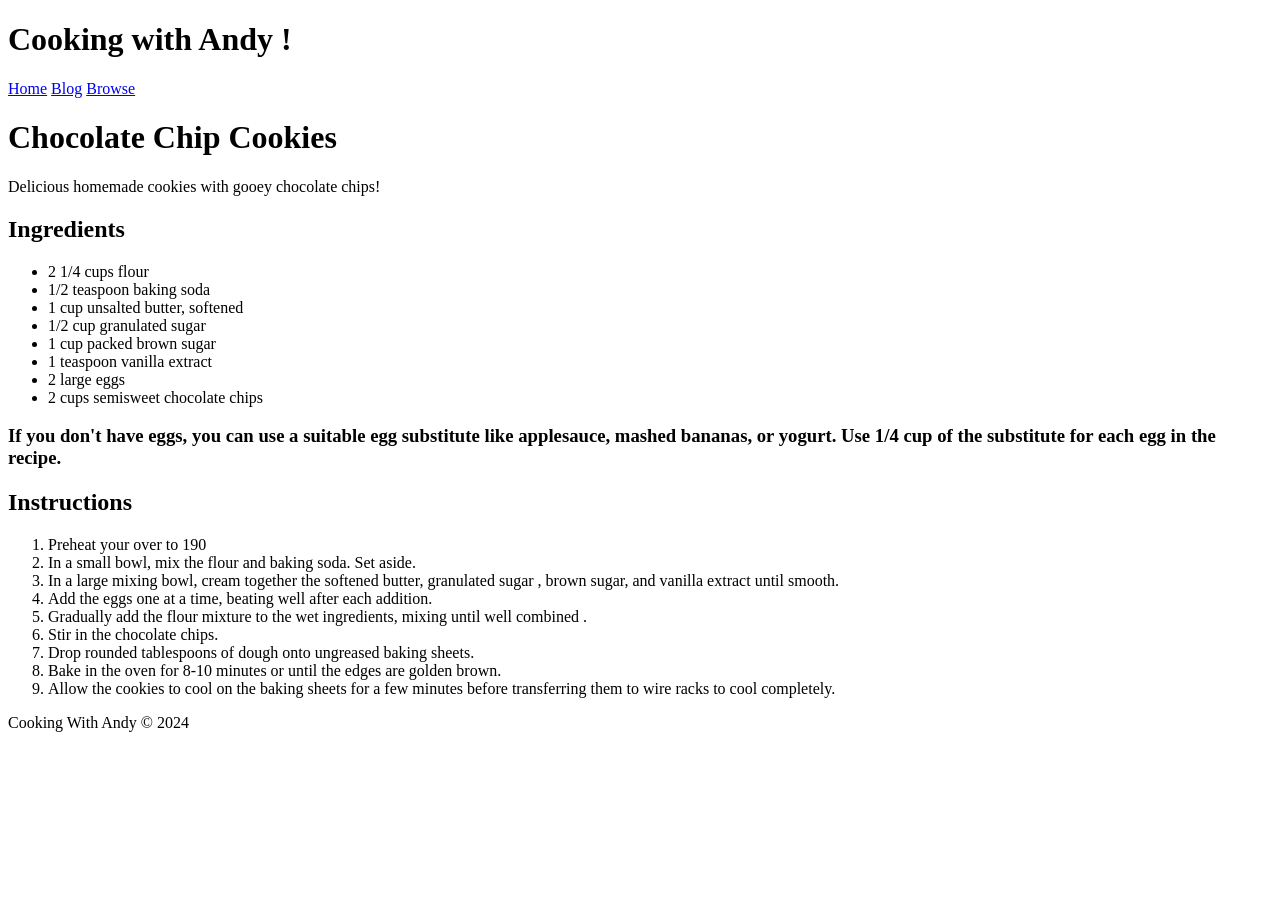
<file: solutions/01-semantic-markup/index.html>
<!DOCTYPE html>
<html lang="en">

<head>
    <meta charset="UTF-8">
    <meta name="viewport" content="width=device-width, initial-scale=1.0">
    <title>Recipe</title>
</head>

<body>

    <!-- This is site header which contains header text and nav links -->
    <header>
        <h1>Cooking with Andy !</h1>
        <!-- for nav links -->
        <nav>
            <a href="index.html">Home</a>
            <a href="blog.html">Blog</a>
            <a href="browse.html">Browse</a>
        </nav>
    </header>

    <!-- main content -->
    <main>
        <h1>Chocolate Chip Cookies</h1>
        <p>
            Delicious homemade cookies with gooey chocolate chips!
        </p>

        <!-- This is ingrendients section which contains list of ingredients and an aside with a tip for egg substitutes -->
        <section>
            <h2>Ingredients</h2>
            <ul>
                <li>2 1/4 cups flour</li>
                <li>1/2 teaspoon baking soda</li>
                <li>1 cup unsalted butter, softened</li>
                <li>1/2 cup granulated sugar</li>
                <li>1 cup packed brown sugar</li>
                <li>1 teaspoon vanilla extract</li>
                <li>2 large eggs</li>
                <li>2 cups semisweet chocolate chips</li>
            </ul>

            <aside>
                <h3>
                    If you don't have eggs, you can use a suitable egg substitute like applesauce, mashed bananas, or
                    yogurt. Use 1/4 cup of the substitute for each egg in the recipe.
                </h3>
            </aside>
        </section>

        <!-- This is instructions section which contains an ordered list of steps to make the cookies -->
        <section>
            <h2>Instructions</h2>
            <ol>
                <li>Preheat your over to 190</li>
                <li>In a small bowl, mix the flour and baking soda. Set aside.</li>
                <li>In a large mixing bowl, cream together the softened butter, granulated sugar
                    , brown sugar, and vanilla extract until smooth.</li>
                <li>Add the eggs one at a time, beating well after each addition.</li>
                <li>Gradually add the flour mixture to the wet ingredients, mixing until well combined
                    .</li>
                <li>Stir in the chocolate chips.</li>
                <li>Drop rounded tablespoons of dough onto ungreased baking sheets.</li>
                <li>Bake in the oven for 8-10 minutes or until the edges are
                    golden brown.</li>
                <li>Allow the cookies to cool on the baking sheets for a few minutes before transferring them to wire
                    racks to cool completely.</li>
            </ol>
        </section>
    </main>

    <!-- This is the footer which contains copyright information -->
    <footer>
        <p>Cooking With Andy &copy; 2024</p>
    </footer>

</body>

</html>
</file>
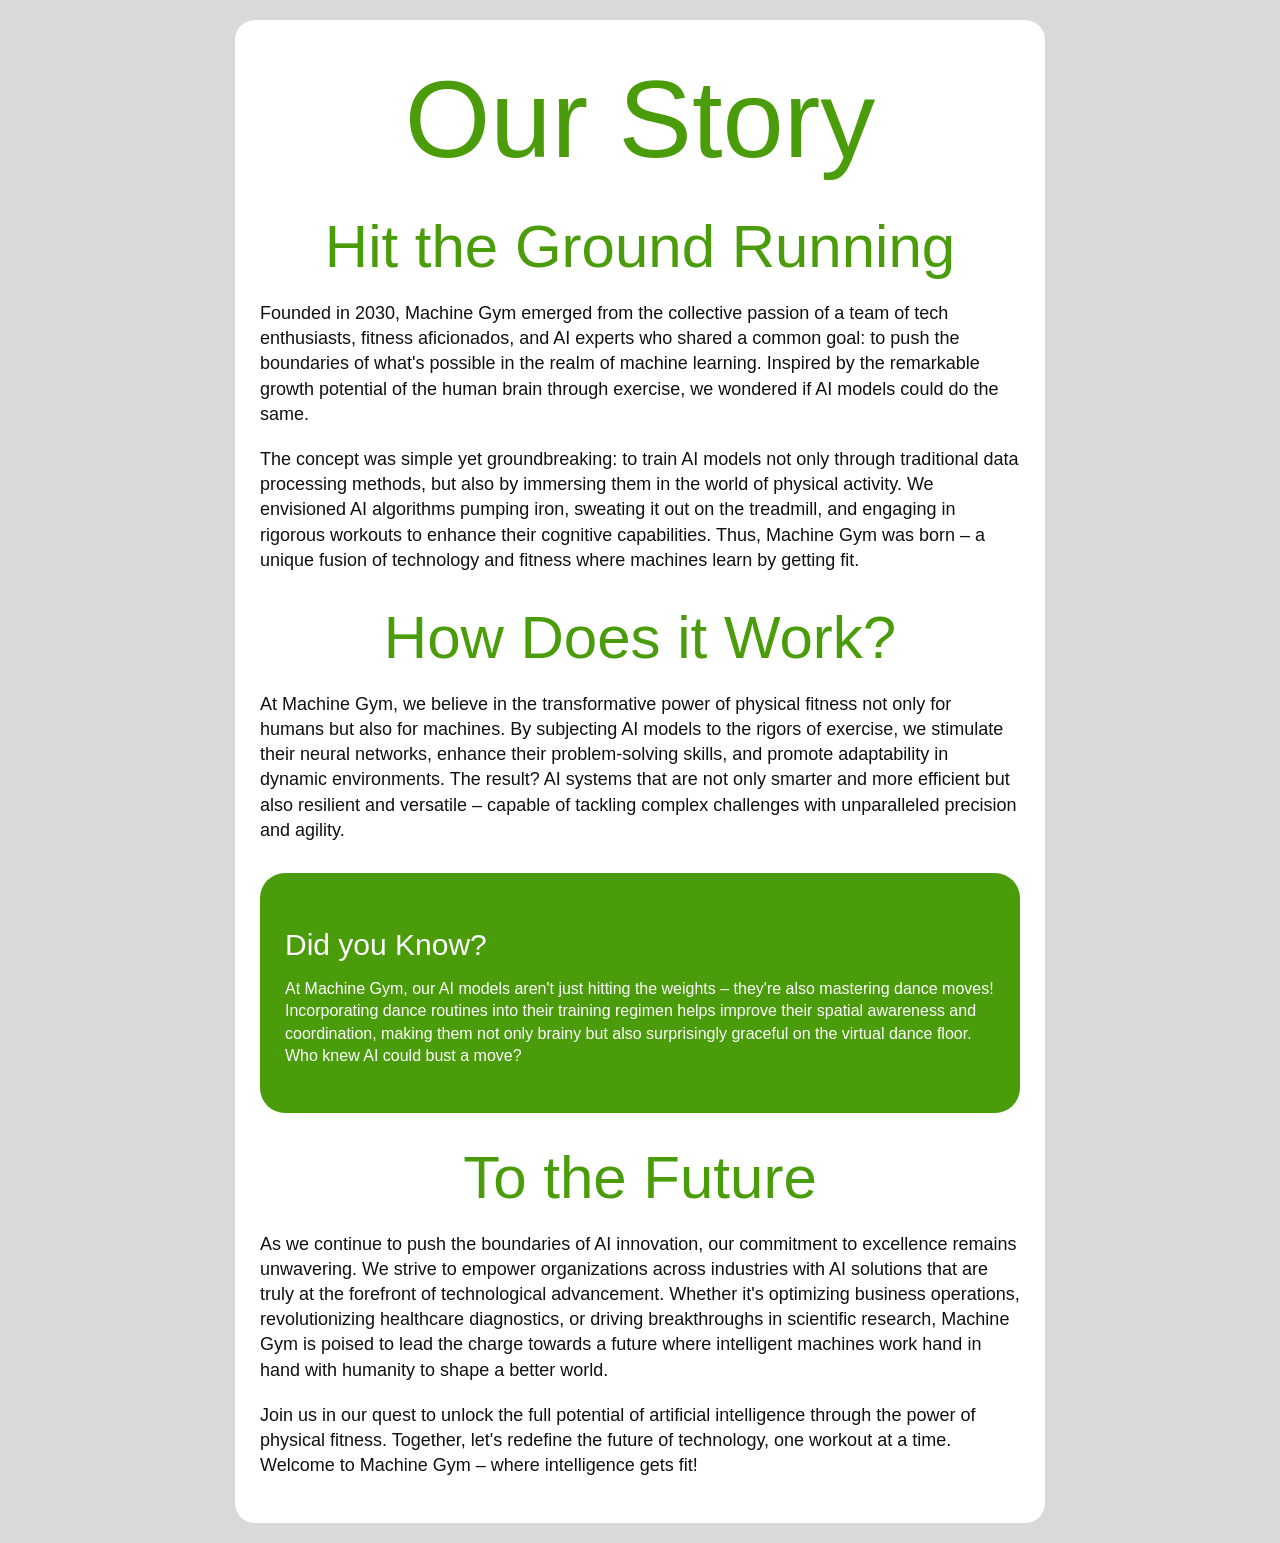
<file: solutions/02-css-styling/index.html>
<!DOCTYPE html>
<html lang="en">

<head>
    <meta charset="UTF-8">
    <meta name="viewport" content="width=device-width, initial-scale=1.0">
    <title>Our Story</title>
    <link rel="stylesheet" href="style.css">
</head>

<body>
    <!-- main body -->
    <main>
        <!-- first main heading -->
        <h1>Our Story</h1>

        <!-- section 1 -->
        <section>
            <h2>Hit the Ground Running</h2>
            <p>
                Founded in 2030, Machine Gym emerged from the collective passion of a team of tech enthusiasts, fitness
                aficionados, and AI experts who shared a common goal: to push the boundaries of what's possible in the
                realm
                of machine learning. Inspired by the remarkable growth potential of the human brain through exercise, we
                wondered if AI models could do the same.
            </p>
            <p>
                The concept was simple yet groundbreaking: to train AI models not only through traditional data
                processing
                methods, but also by immersing them in the world of physical activity. We envisioned AI algorithms
                pumping
                iron, sweating it out on the treadmill, and engaging in rigorous workouts to enhance their cognitive
                capabilities. Thus, Machine Gym was born – a unique fusion of technology and fitness where machines
                learn by
                getting fit.
            </p>
        </section>

        <!-- section 2 -->
        <section>
            <h2>How Does it Work?</h2>
            <p>
                At Machine Gym, we believe in the transformative power of physical fitness not only for humans but also
                for machines. By subjecting AI models to the rigors of exercise, we stimulate their neural networks,
                enhance their problem-solving skills, and promote adaptability in dynamic environments. The result? AI
                systems that are not only smarter and more efficient but also resilient and versatile – capable of
                tackling complex challenges with unparalleled precision and agility.
            </p>

             <div>
                <h3>Did you Know?</h3>
                <p>
                    At Machine Gym, our AI models aren't just hitting the weights – they're also mastering dance moves!
                    Incorporating dance routines into their training regimen helps improve their spatial awareness and
                    coordination, making them not only brainy but also surprisingly graceful on the virtual dance floor.
                    Who
                    knew AI could bust a move?
                </p>
            </div>
        </section>

        <!-- section 2 -->
        <section>
            <h2>To the Future</h2>
            <p>
                As we continue to push the boundaries of AI innovation, our commitment to excellence remains unwavering.
                We strive to empower organizations across industries with AI solutions that are truly at the forefront
                of technological advancement. Whether it's optimizing business operations, revolutionizing healthcare
                diagnostics, or driving breakthroughs in scientific research, Machine Gym is poised to lead the charge
                towards a future where intelligent machines work hand in hand with humanity to shape a better world.
            </p>

            <p>
                Join us in our quest to unlock the full potential of artificial intelligence through the power of
                physical fitness. Together, let's redefine the future of technology, one workout at a time. Welcome to
                Machine Gym – where intelligence gets fit!
            </p>
        </section>
    </main>


</body>

</html>
</file>
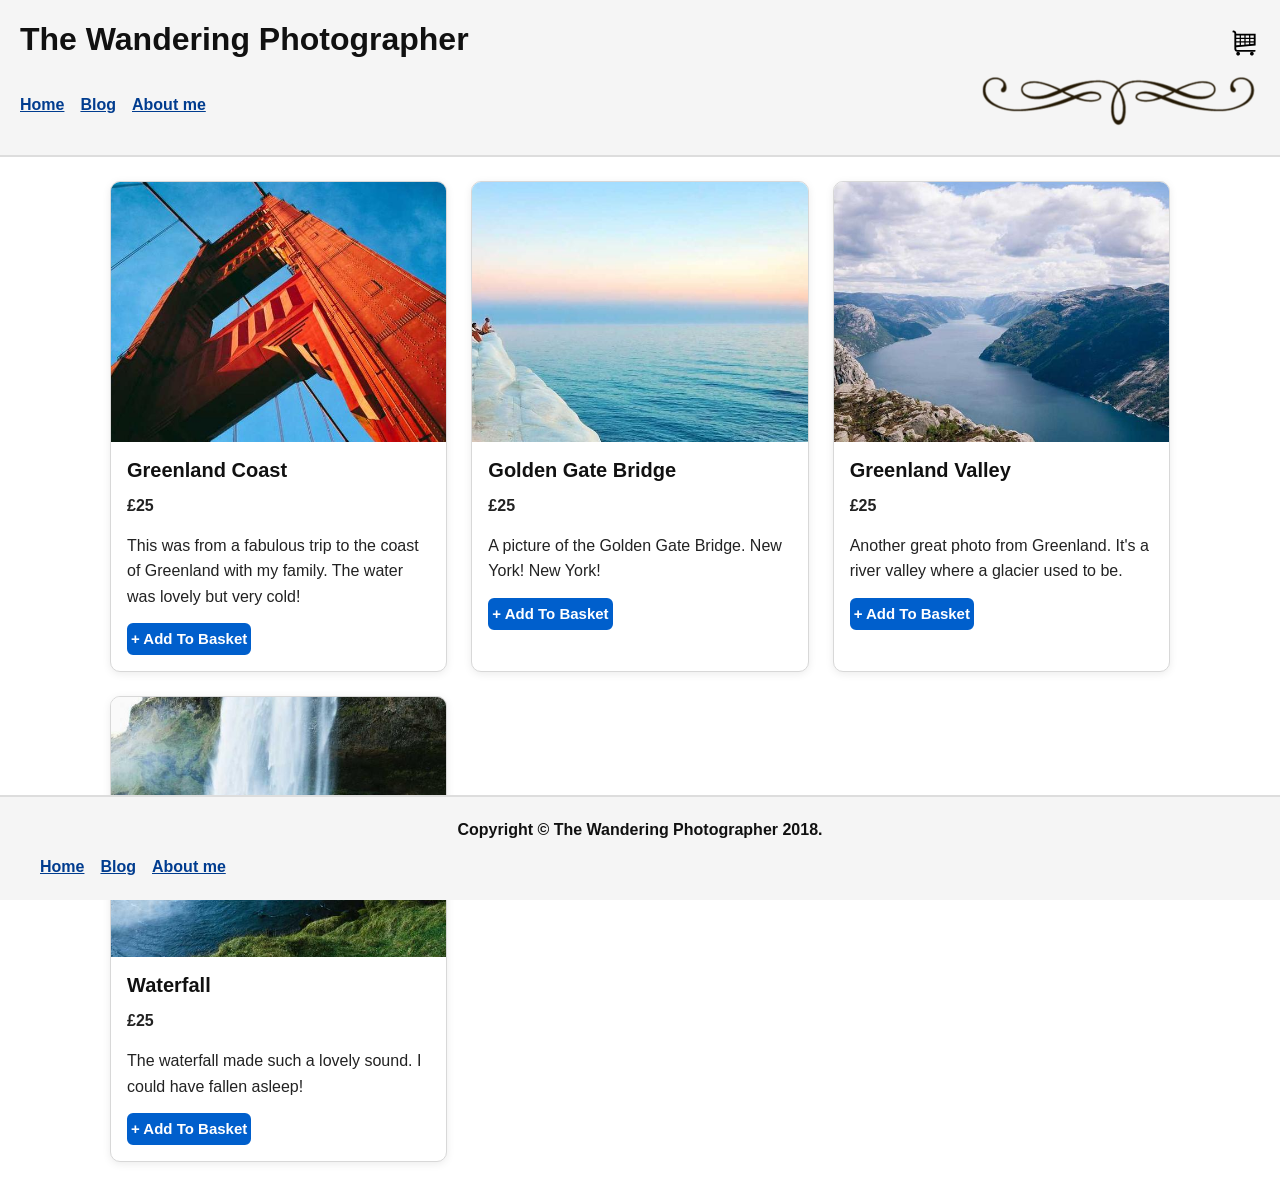
<file: solutions/04-web-accessibility/index.html>
<!DOCTYPE html>
<html lang="en">

<head>
    <meta charset="UTF-8">
    <meta name="viewport" content="width=device-width, initial-scale=1.0">
    <title>Web Accessibility- The Wandering Photographer</title>
    <link rel="stylesheet" href="style.css">
</head>

<body>

    <header>
        <div class="header-top">
            <h1>The Wandering Photographer</h1>
            <a class="cart" href="#" aria-label="View shopping basket">
                <img src="./images/shopping.svg" alt="Shopping basket">

            </a>

        </div>

        <!-- nav section with links -->
        <div class="nav-section">
            <nav>
                <ul>
                    <li><a href="#">Home</a></li>
                    <li><a href="#">Blog</a></li>
                    <li><a href="#">About me</a></li>
                </ul>
            </nav>

            <div>
                <img src="./images/TheDivider.png" alt="Divider">

            </div>
        </div>


    </header>

    <main>

        <!-- product section of the gallery -->
        <section class="gallery">

            <article class="photo-card">
                <img src="./images/BridgePhoto.jpg" alt="Cliff overlooking a calm blue sea in Greenland at sunset">

                <div class="card-content">
                    <h3>Greenland Coast</h3>
                    <p class="price">£25</p>

                    <p>This was from a fabulous trip to the coast of Greenland with my family. The water was lovely but
                        very
                        cold!</p>

                    <button type="button">
                        + Add To Basket
                    </button>
                </div>

            </article>


            <article class="photo-card">
                <img src="./images/OceanPhoto.jpg"
                    alt="View looking up at the Golden Gate Bridge with bright orange steel structure">

                <div class="card-content">
                    <h3>Golden Gate Bridge</h3>
                    <p class="price">£25</p>

                    <p>A picture of the Golden Gate Bridge. New York! New York!</p>

                    <button type="button">
                        + Add To Basket
                    </button>
                </div>

            </article>


            <article class="photo-card">
                <img src="./images/ValleyPhoto.jpg"
                    alt="Wide mountain valley with a river running through it in Greenland">

                <div class="card-content">
                    <h3>Greenland Valley</h3>
                    <p class="price">£25</p>

                    <p>Another great photo from Greenland. It's a river valley where a glacier used to be.</p>

                    <button type="button" aria-label="Add Greenland Valley print to basket">
                        + Add To Basket
                    </button>
                </div>

            </article>


            <article class="photo-card">
                <img src="./images/WaterfallPhoto.jpg"
                    alt="Tall waterfall flowing into a pool surrounded by green mossy rocks">

                <div class="card-content">
                    <h3>Waterfall</h3>
                    <p class="price">£25</p>

                    <p>The waterfall made such a lovely sound. I could have fallen asleep!</p>

                    <button type="button" aria-label="Add Waterfall print to basket">
                        + Add To Basket
                    </button>
                </div>

            </article>

        </section>

    </main>

    <!-- footer section -->
    <footer>
        <p>Copyright © The Wandering Photographer 2018.</p>
        <nav aria-label="Footer navigation">
            <ul>
                <li><a href="#">Home</a></li>
                <li><a href="#">Blog</a></li>
                <li><a href="#">About me</a></li>
            </ul>
        </nav>
    </footer>

</body>

</html>
</file>
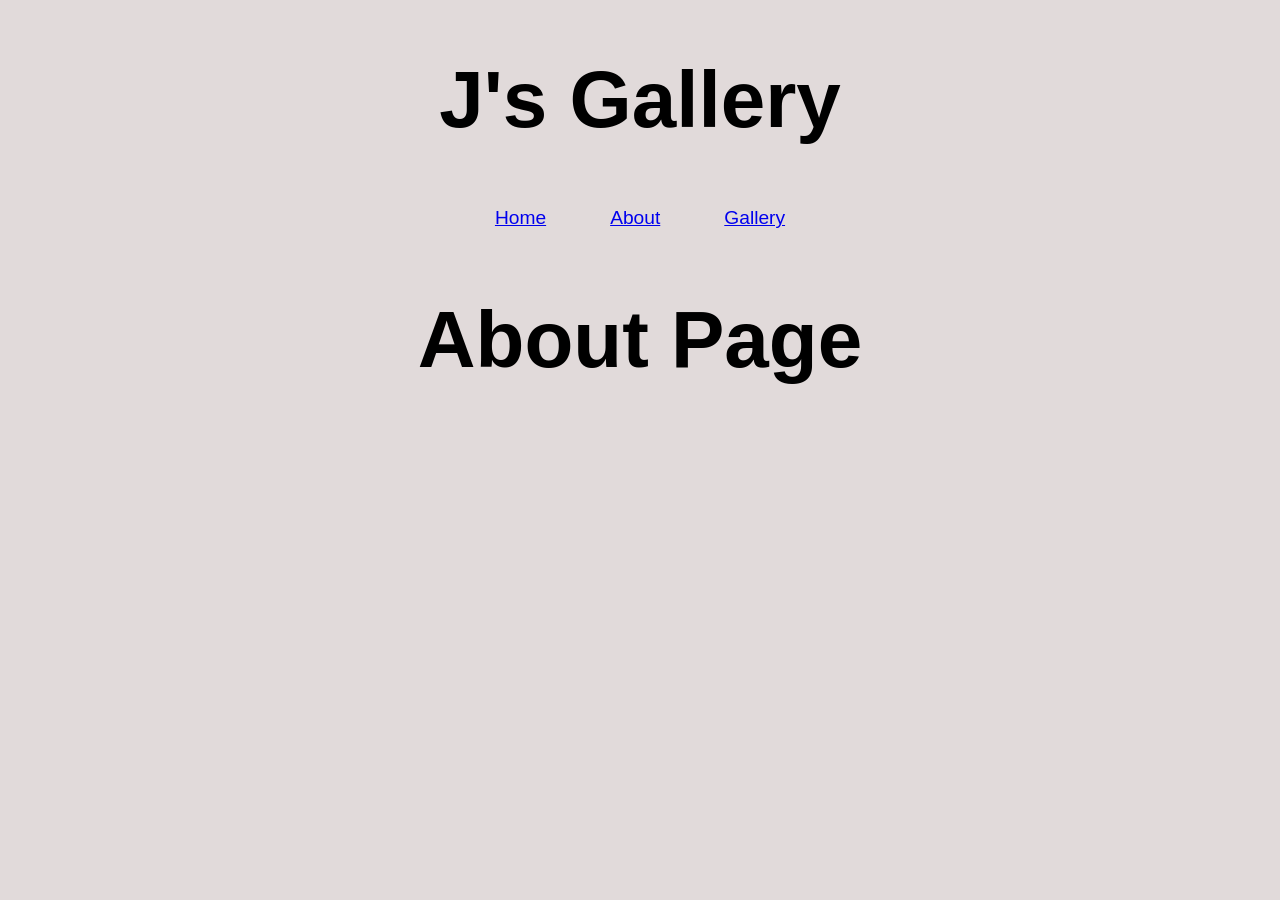
<file: solutions/03-page layout/about.html>
<!DOCTYPE html>
<html lang="en">

<head>
    <meta charset="UTF-8">
    <meta name="viewport" content="width=device-width, initial-scale=1.0">
    <title>Page Layout: J's Gallery - About Page</title>
    <link rel="stylesheet" href="style.css">
</head>

<body>

    <header class="header">
        <h1>J's Gallery</h1>

        <nav class="navbar">
            <a href="index.html">Home</a>
            <a href="about.html">About</a>
            <a href="gallery.html">Gallery</a>
        </nav>
    </header>

    <main>
       <h1>About Page</h1>
    </main>

</body>

</html>
</file>
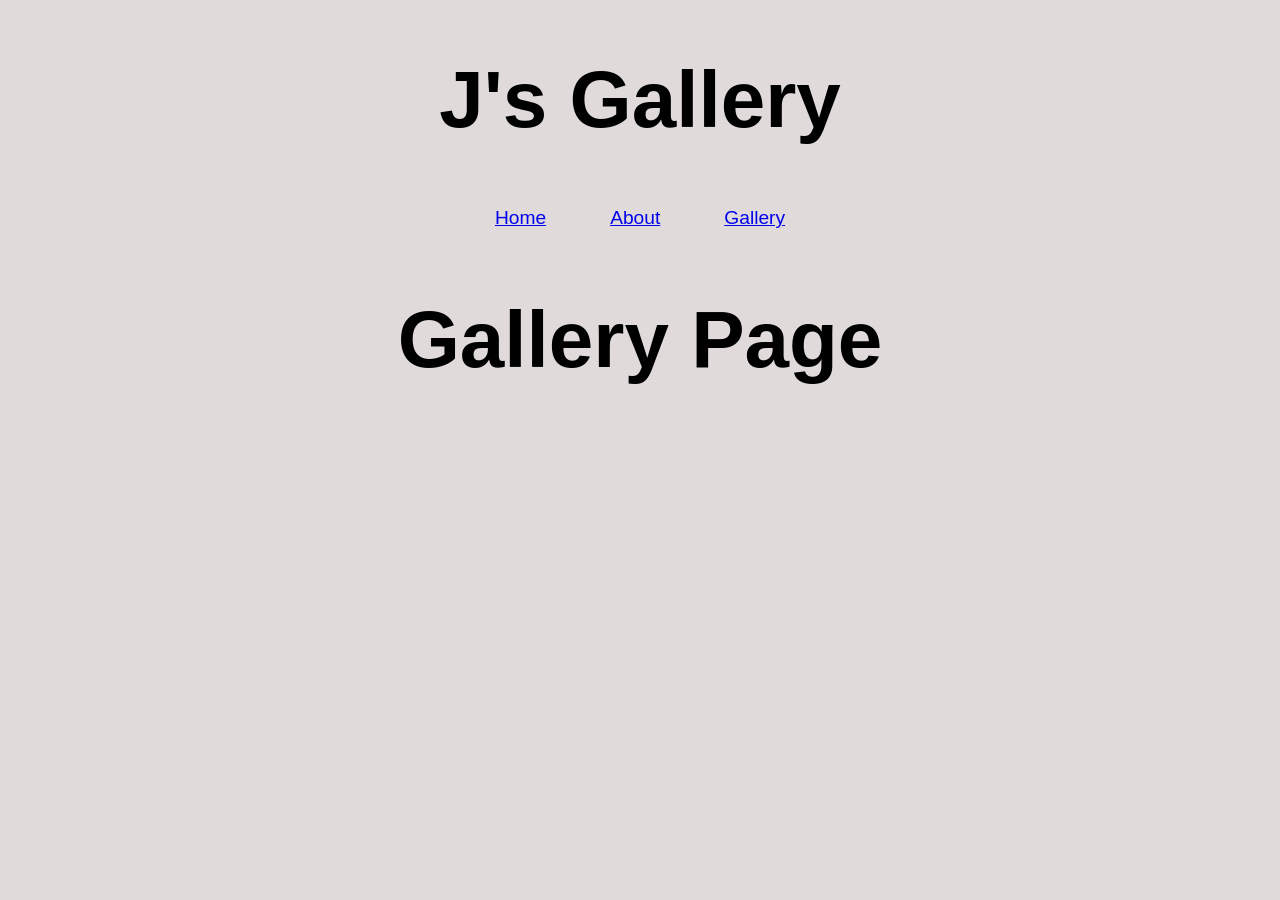
<file: solutions/03-page layout/gallery.html>
<!DOCTYPE html>
<html lang="en">

<head>
    <meta charset="UTF-8">
    <meta name="viewport" content="width=device-width, initial-scale=1.0">
    <title>Page Layout: J's Gallery - Gallery Page</title>
    <link rel="stylesheet" href="style.css">
</head>

<body>

    <header class="header">
        <h1>J's Gallery</h1>

        <nav class="navbar">
            <a href="index.html">Home</a>
            <a href="about.html">About</a>
            <a href="gallery.html">Gallery</a>
        </nav>
    </header>

    <main>
       <h1>Gallery Page</h1>
    </main>

</body>

</html>
</file>
<file: solutions/02-css-styling/style.css>
/* Whole body contains page background color which is grey */
body {
    margin: 0;
    background-color: #d9d9d9;
    font-family: Arial, sans-serif;
    color: #111;
    padding: 20px;
}

/* main container css with auto margin and max width to center the content and give it a white background with padding and rounded corners */
main {
    max-width: 760px;
    margin: auto;
    background-color: #ffffff;
    padding: 25px;
    border-radius: 20px;
}

/* Main title : our story */
h1 {
    text-align: center;
    font-size: 110px;
    color: #4a9c0b;
    font-family: Impact, Haettenschweiler, 'Arial Narrow Bold', sans-serif;
    margin-top: 10px;
    margin-bottom: 30px;
    font-weight: 500;
}

/* title of the sections */
h2 {
    text-align: center;
    font-size: 60px;
    color: #4a9c0b;
    font-family: Impact, Haettenschweiler, 'Arial Narrow Bold', sans-serif;
    margin-top: 30px;
    margin-bottom: 20px;
    font-weight: 500;
}

/* style of the paragraph */
p {
    font-size: 18px;
    line-height: 1.4;
    margin-bottom: 20px;
}

/* did you know box style */
div {
    background-color: #4a9c0b;
    color: white;
    padding: 25px;
    border-radius: 25px;
    margin-top: 30px;
}

/* did you know box title style */
div h3 {
    font-size: 30px;
    margin-bottom: 15px;
    font-family: Impact, Haettenschweiler, 'Arial Narrow Bold', sans-serif;
    font-weight: 500;
}

/* did you know box paragraph style */
div p {
    font-size: 16px;
    line-height: 1.4;
}
</file>
<file: solutions/04-web-accessibility/style.css>
* {
    box-sizing: border-box;
}

html {
    scroll-behavior: smooth;
}

body {
    margin: 0;
    font-family: Arial, Helvetica, sans-serif;
    font-size: 16px;
    line-height: 1.6;
    color: #111111;
    background-color: #ffffff;
}

.skip-link {
    position: absolute;
    left: -9999px;
    top: 0;
    background-color: #111111;
    color: #ffffff;
    padding: 12px 16px;
    z-index: 1000;
    text-decoration: none;
    font-weight: bold;
}

.skip-link:focus {
    left: 12px;
    top: 12px;
}

header {
    background-color: #f5f5f5;
    border-bottom: 2px solid #dddddd;
    padding: 20px;
}

header h1 {
    margin: 0 0 16px;
    font-size: 2rem;
    line-height: 1.2;
}

.header-top {
    display: flex;
    justify-content: space-between;
    align-items: center;
    gap: 16px;
    flex-wrap: wrap;
}

.cart-link {
    display: inline-block;
    background-color: #005fcc;
    color: #ffffff;
    text-decoration: none;
    padding: 10px 14px;
    border-radius: 6px;
    font-weight: bold;
}

.cart-link:hover {
    background-color: #004099;
}

nav ul {
    list-style: none;
    margin: 0;
    padding: 0;
    display: flex;
    gap: 16px;
    flex-wrap: wrap;
}

nav a {
    color: #003c8f;
    text-decoration: underline;
    font-weight: bold;
}

nav a:hover {
    color: #001f4d;
}

.nav-section{
    display: flex;
    gap: 16px;
    align-items: center;
    justify-content: space-between;
}

.cart img{
    height: 30px;
}

/* Main content */
main {
    max-width: 1100px;
    margin: 0 auto;
    padding: 24px 20px 40px;
}

/* intro section */
.intro {
    margin-bottom: 32px;
}

.intro h2 {
    margin-top: 0;
    font-size: 1.6rem;
    line-height: 1.2;
}

.intro p {
    max-width: 70ch;
}

/* Gallery layout section */
.gallery {
    display: grid;
    grid-template-columns: repeat(auto-fit, minmax(260px, 1fr));
    gap: 24px;
}

/* Photo cards */
.photo-card {
    background-color: #ffffff;
    border: 1px solid #d8d8d8;
    border-radius: 10px;
    overflow: hidden;
    box-shadow: 0 2px 8px rgba(0, 0, 0, 0.08);
}

.photo-card img {
    display: block;
    width: 100%;
    height: 260px;
    object-fit: cover;
}

.card-content {
    padding: 16px;
}

.photo-card h3 {
    margin-top: 0;
    margin-bottom: 10px;
    font-size: 1.25rem;
    line-height: 1.25;
}

.photo-card p {
    margin-top: 0;
    margin-bottom: 14px;
    color: #222222;
}

.price {
    display: inline-block;
    margin-bottom: 14px;
    font-weight: bold;
    color: #111111;
}

button {
    font: inherit;
    background-color: #005fcc;
    color: #ffffff;
    border: 2px solid #005fcc;
    border-radius: 6px;
    padding: 2px;
    cursor: pointer;
    font-weight: bold;
    font-size: 15px;
}

button:hover {
    background-color: #004099;
    border-color: #004099;
}

button:active {
    background-color: #00336f;
    border-color: #00336f;
}

a:focus-visible,
button:focus-visible {
    outline: 3px solid #ffbf47;
    outline-offset: 3px;
}

footer {
    background-color: #f5f5f5;
    border-top: 2px solid #dddddd;
    padding: 20px;
    margin-top: 40px;
    text-align: center;
    position: fixed;
    width: 100%;
    bottom: 0;
}

footer p {
    margin: 0 0 12px;
    font-weight: bold;
}

footer ul {
    margin: 0;
    padding-left: 20px;
}

footer a {
    color: #003c8f;
    font-weight: bold;
}

.sr-only {
    position: absolute;
    width: 1px;
    height: 1px;
    padding: 0;
    margin: -1px;
    overflow: hidden;
    clip: rect(0, 0, 0, 0);
    white-space: nowrap;
    border: 0;
}

/* for mobile devices */
@media (max-width: 600px) {
    header h1 {
        font-size: 1.6rem;
    }

    .intro h2 {
        font-size: 1.3rem;
    }

    .photo-card img {
        height: 220px;
    }

    .cart-link,
    button {
        width: 100%;
        text-align: center;
    }
}
</file>
<file: solutions/03-page layout/style.css>
body {
    font-family: Arial, Helvetica, sans-serif;
    margin: 0;
    padding: 0;
    background-color: rgb(225, 218, 218);
}

main {
    padding: 0.2rem;
    margin: auto;
    max-width: 950px;
}

h1 {
    text-align: center;
    color: rgb(0, 0, 0);
    font-size: 5rem;
}

/* navbar design start */
.navbar {
    display: flex;
    justify-content: center;
    gap: 2rem;
    margin-top: 1rem;
}

.navbar a {
    font-size: 1.2rem;
    padding: 0.5rem 1rem;
    border-radius: 5px;
    transition: background-color 0.3s ease;
}

/* intro section design start */
.intro {
    display: flex;
    align-items: center;
    gap: 24px;
    justify-content: center;
    overflow: auto;
    margin: 2rem 0;
}

.intro-text {
    flex: 1;
    font-size: 20px;
}

.intro-image {
    float: right;
    width: 350px;
    height: 300px;
    object-fit: cover;

    margin-left: 20px;
    margin-bottom: 10px;

    border-radius: 4px;
    box-shadow: 6px 6px 18px rgba(0, 0, 0, 0.2);
}
/* intro section design ends */


/* gallery section design */
.gallery {
    display: flex;
    flex-direction: column;
}

.gallery-row {
    display: grid;
    height: 280px;
}

.row-1 {
    grid-template-columns: 1.6fr 1fr;
}

.row-2 {
    grid-template-columns: 1fr 1.6fr;
}

.row-3 {
    grid-template-columns: 1.6fr 1fr;
}

.item {
    width: 100%;
    height: 100%;
    object-fit: cover;
    display: block;
}

video.item {
    width: 100%;
    height: 77%;
    object-fit: cover;
}
/* gallery section design ends */
</file>
